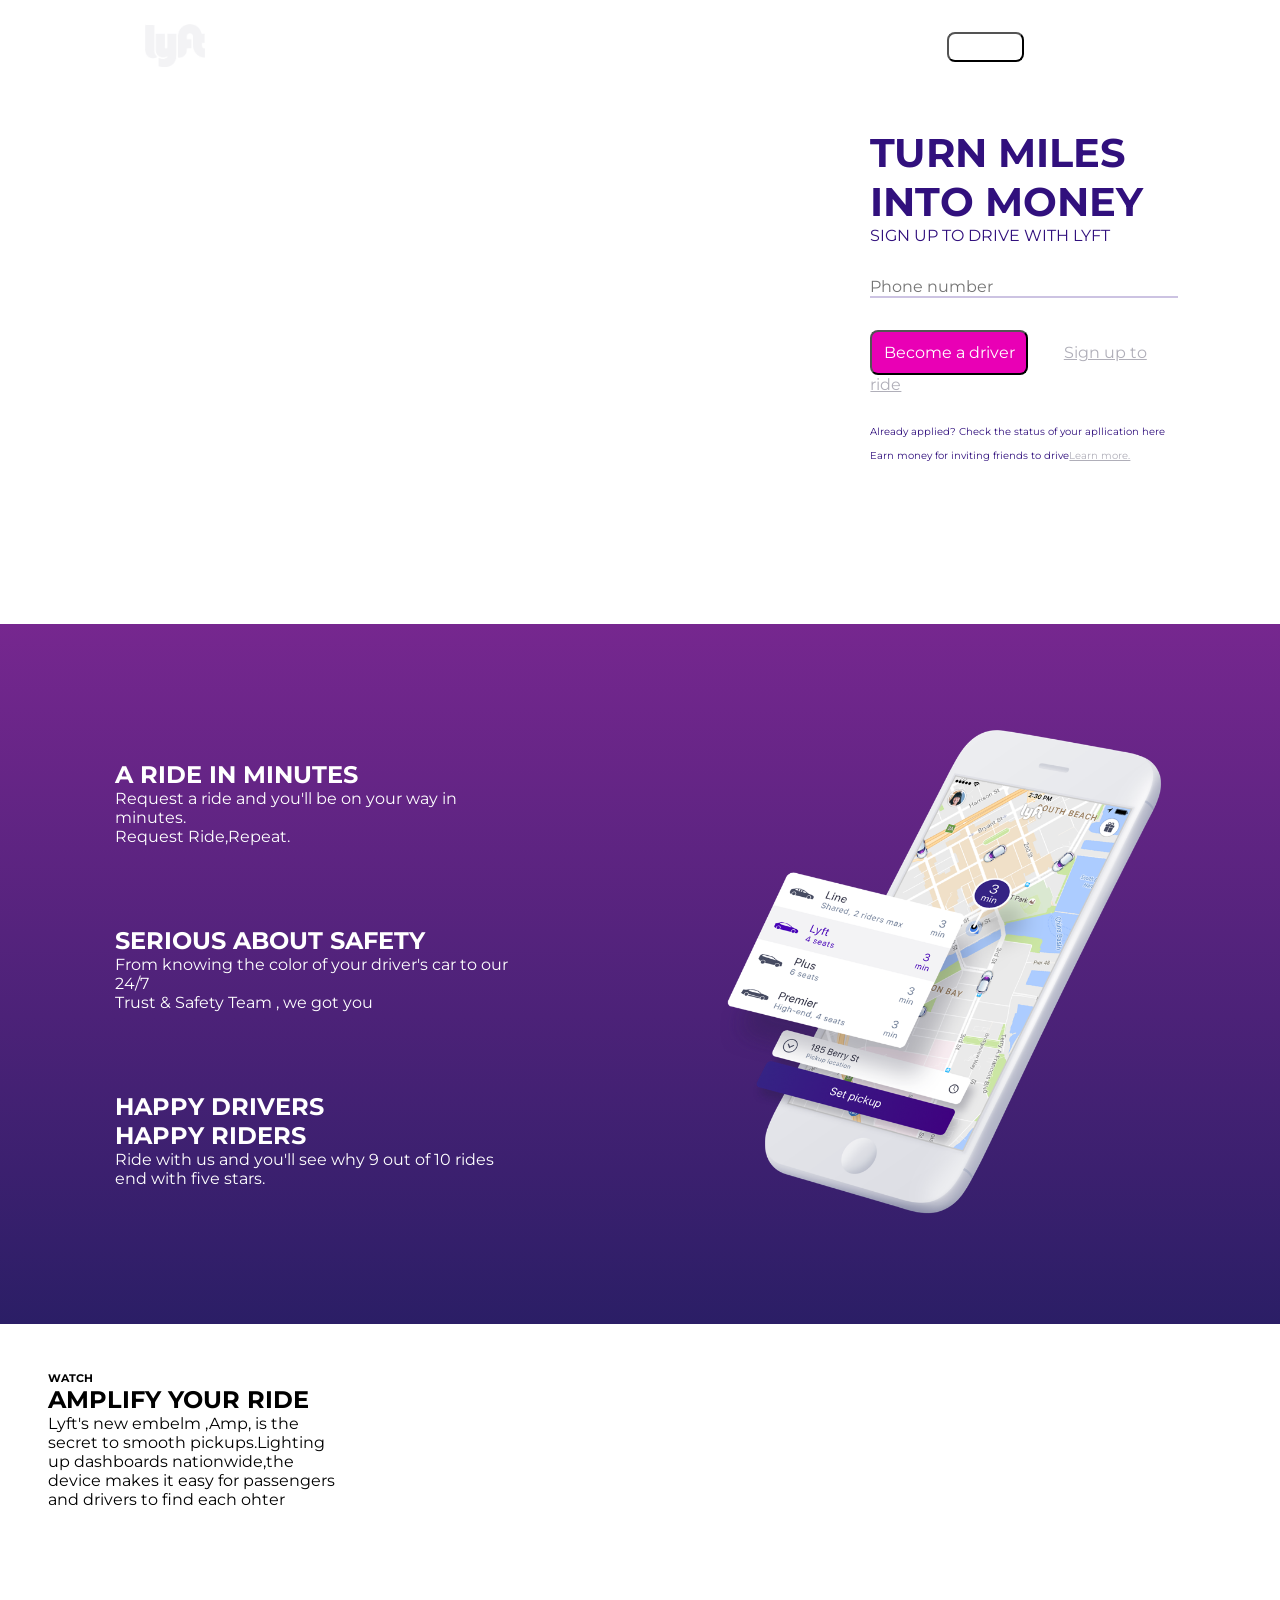
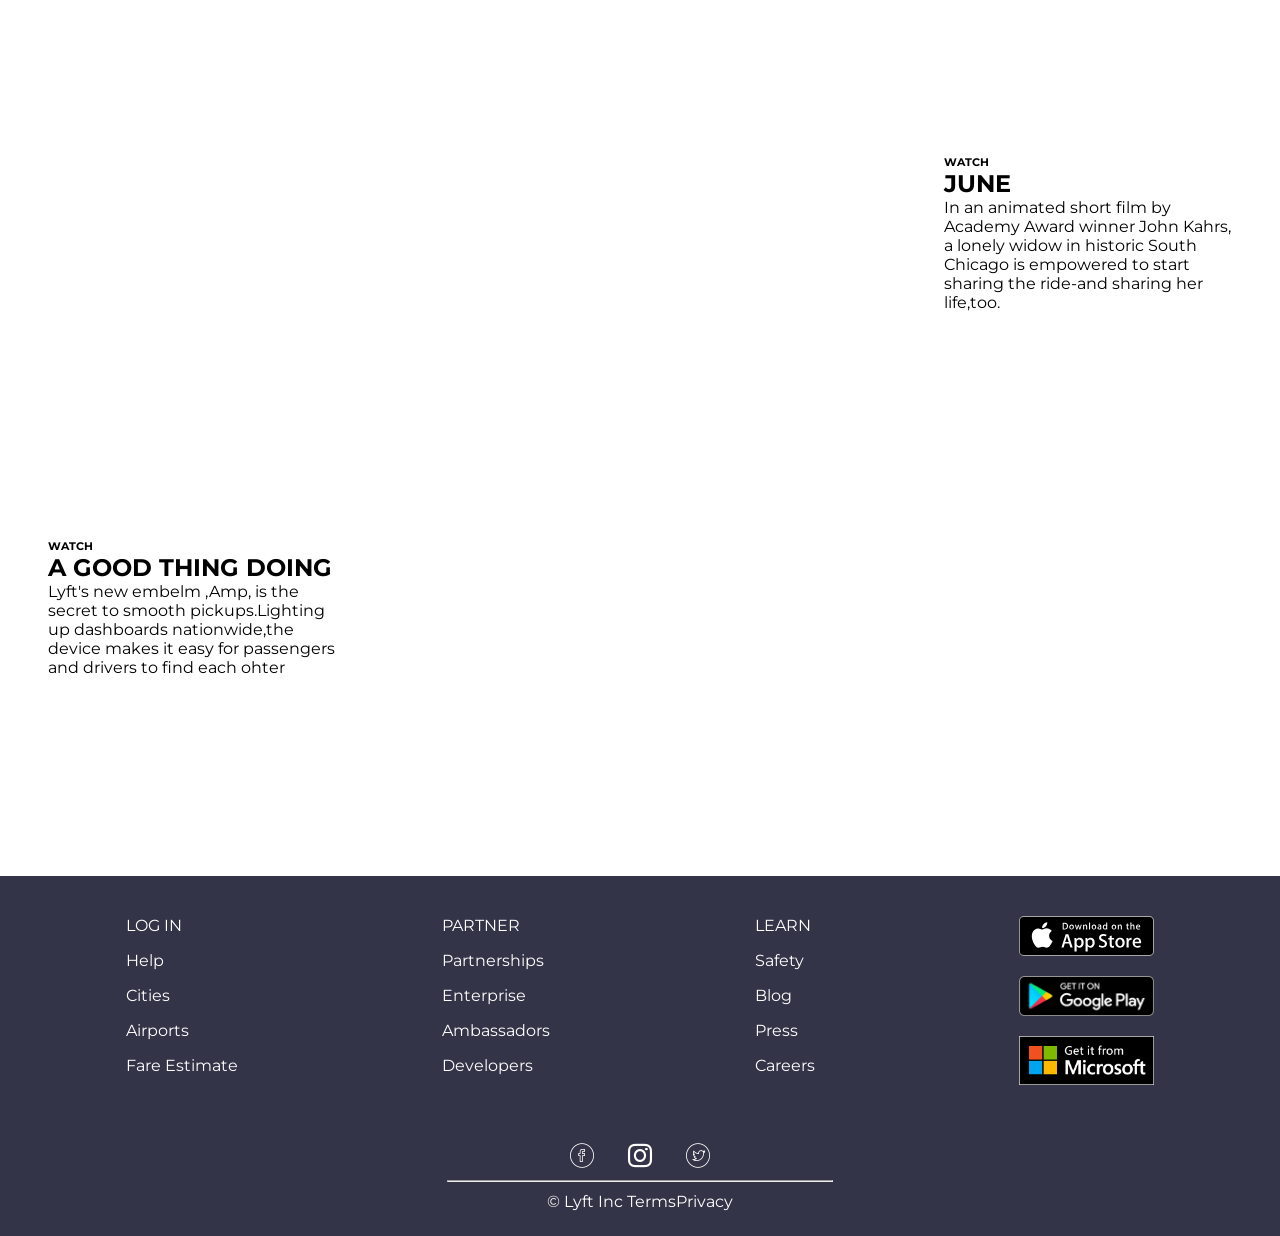
<file: index.html>
<!DOCTYPE html>
<html lang="en">
<head>
  <meta charset="UTF-8">
  <meta name="viewport" content="width=device-width, initial-scale=1.0">
  <meta http-equiv="X-UA-Compatible" content="ie=edge">
  <link rel="icon" href="assets/image/logo-pink.png">
  <link rel="stylesheet" href="assets/css/main.css">
  <title>Lyft</title>
</head>
<body>
  <header id="header" class="header-up-scroll">
    <nav class="nav-header">
      <div class="logo">
        <a href="index.html"><img src="assets/image/logo-white.png" alt="lya" width="60" id="logo"></a>
      </div>
      <div class="menu">
        <a id="drive" href="#">Drive</a>
        <a id="explore" href="#">Explore</a>
        <a id="help" href="#">Help</a>
        <a href="#" ><button type="button" class="c-white" id="nav-log-in">Log in</button></a>
        <a href="#" class="none-sign-up" id="nav-sign-up"><button type="button" class="c-pink">Sign up</button></a>
      </div>
    </nav>
  </header>
  <section class="main-sec">
    <section class="first-content p-relative">
      <section>
        <video id="video-inicio" src="assets/image/hero-video.mp4" autoplay loop muted></video>
      </section>
      <section class="sec-form-sign-up p-abs">
        <form action="" method="post" class="contact-form">
          <div>
            <h1>TURN MILES INTO MONEY</h1>
            <p>SIGN UP TO DRIVE WITH LYFT</p>
          </div>
          <div class="input-box">
            <input type="text" class="inp-data" placeholder="Phone number" id="inp-phone"><img src="assets/image/error.png" alt="">
          </div>
          <div class="input-box none" name="form-none">
            <input type="text" class="inp-data" placeholder="Name" id="inp-name" title="La primera letra debe ser mayúscula"><img src="assets/image/error.png" alt="">
          </div>
          <div class="input-box none" name="form-none">
            <input type="email" class="inp-data" placeholder="Email" id="inp-email"><img src="assets/image/error.png" alt="">
          </div>
          <div class="input-box none" name="form-none">
            <input type="text" class="inp-data" placeholder="City" id="inp-city" title="La primera letra debe ser mayúscula"><img src="assets/image/error.png" alt="">
          </div>
          <div class="input-box">
            <button type="submit" id="btn-become">Become a driver</button>
            <a href="#">Sign up to ride</a>
          </div>
          <div class="input-box">
            <p>Already applied? Check the status of your apllication here</p>
            <p>Earn money for inviting friends to drive<a href="">Learn more.</a></p>
          </div>
        </form>
      </section>
    </section>
    <section class="sec-phone">
      <section class="left">
        <div class="ride">
          <h2 class="up-case">A ride in minutes</h2>
          <p>Request a ride and you'll be on your way in minutes.</p>
          <p>Request Ride,Repeat.</p>
        </div>
        <div class="serious">
          <h2 class="up-case">Serious about safety</h2>
          <p>From knowing the color of your driver's car to our 24/7</p>
          <p>Trust & Safety Team , we got you</p>
        </div>
        <div class="happy">
          <h2 class="up-case">Happy drivers</h2>
          <h2 class="up-case">Happy riders</h2>
          <p>Ride with us and you'll see why 9 out of 10 rides end with five stars.</p>
        </div>
      </section>
      <section class="right">
        <img src="assets/image/phone.png" alt="phone">
      </section>
    </section>
    <section class="amplify-ride">
      <div class="text">
        <h6 class="up-case">Watch</h6>
        <h2 class="up-case">Amplify your ride</h2>
        <p>Lyft's new embelm ,Amp, is the secret to smooth pickups.Lighting up dashboards nationwide,the device makes it easy for passengers and drivers to find each ohter</p>
      </div>
      <div class="video">
        <iframe width="896" height="504" src="https://www.youtube.com/embed/fLSmUWOYpKw?rel=0" frameborder="0" allowfullscreen class="youtube-player"></iframe>
      </div>
    </section>
    <section class="june">
      <div class="video">
        <iframe width="896" height="504" src="https://www.youtube.com/embed/v8nyGzOLsdw?rel=0" frameborder="0" allowfullscreen class="youtube-player"></iframe>
      </div>
      <div class="text">
        <h6 class="up-case">Watch</h6>
        <h2 class="up-case">June</h2>
        <p>In an animated short film by Academy Award winner John Kahrs, a lonely widow in historic South Chicago is empowered to start sharing the ride-and sharing her life,too.</p>
      </div>
    </section>
    <section class="good-thing">
      <div class="text">
        <h6 class="up-case">Watch</h6>
        <h2 class="up-case">A good thing doing</h2>
        <p>Lyft's new embelm ,Amp, is the secret to smooth pickups.Lighting up dashboards nationwide,the device makes it easy for passengers and drivers to find each ohter</p>
      </div>
      <div class="video">
        <iframe width="560" height="315" src="https://www.youtube.com/embed/xj2VWLV0xCU?rel=0" frameborder="0" allowfullscreen class="youtube-player"></iframe>
      </div>
    </section>
  </section>
  <footer class="footer">
    <section class="link-foot">
      <div>
        <ul>
          <li><a href="#" class="up-case">Log in</a></li>
          <li><a href="#">Help</a></li>
          <li><a href="#">Cities</a></li>
          <li><a href="#">Airports</a></li>
          <li><a href="#">Fare Estimate</a></li>
        </ul>
      </div>
      <div>
        <ul>
          <li><a href="#" class="up-case">Partner</a></li>
          <li><a href="#">Partnerships</a></li>
          <li><a href="#">Enterprise</a></li>
          <li><a href="#">Ambassadors</a></li>
          <li><a href="#">Developers</a></li>
        </ul>
      </div>
      <div>
        <ul>
          <li><a href="#" class="up-case">Learn</a></li>
          <li><a href="#">Safety</a></li>
          <li><a href="#">Blog</a></li>
          <li><a href="#">Press</a></li>
          <li><a href="#">Careers</a></li>
        </ul>
      </div>
      <div>
        <ul>
          <li><a href="#"><img src="assets/image/apple-store.svg" alt="app store"></a></li>
          <li><a href="#"><img src="assets/image/google-play.png" alt="google play" width="135"></a></li>
          <li><a href="#"><img src="assets/image/microsoft.png" alt="microsoft" width="135"></a></li>
        </ul>
      </div>
    </section>
    <section class="icon">
      <span class="icon-facebook"></span>
      <span class="icon-instagram"></span>
      <span class="icon-twitter2"></span>
      <hr>
      <p>&#169; Lyft Inc TermsPrivacy</p>
    </section>
  </footer>
  <script type="text/javascript" src="assets/js/app.js"></script>
</body>
</html>
</file>
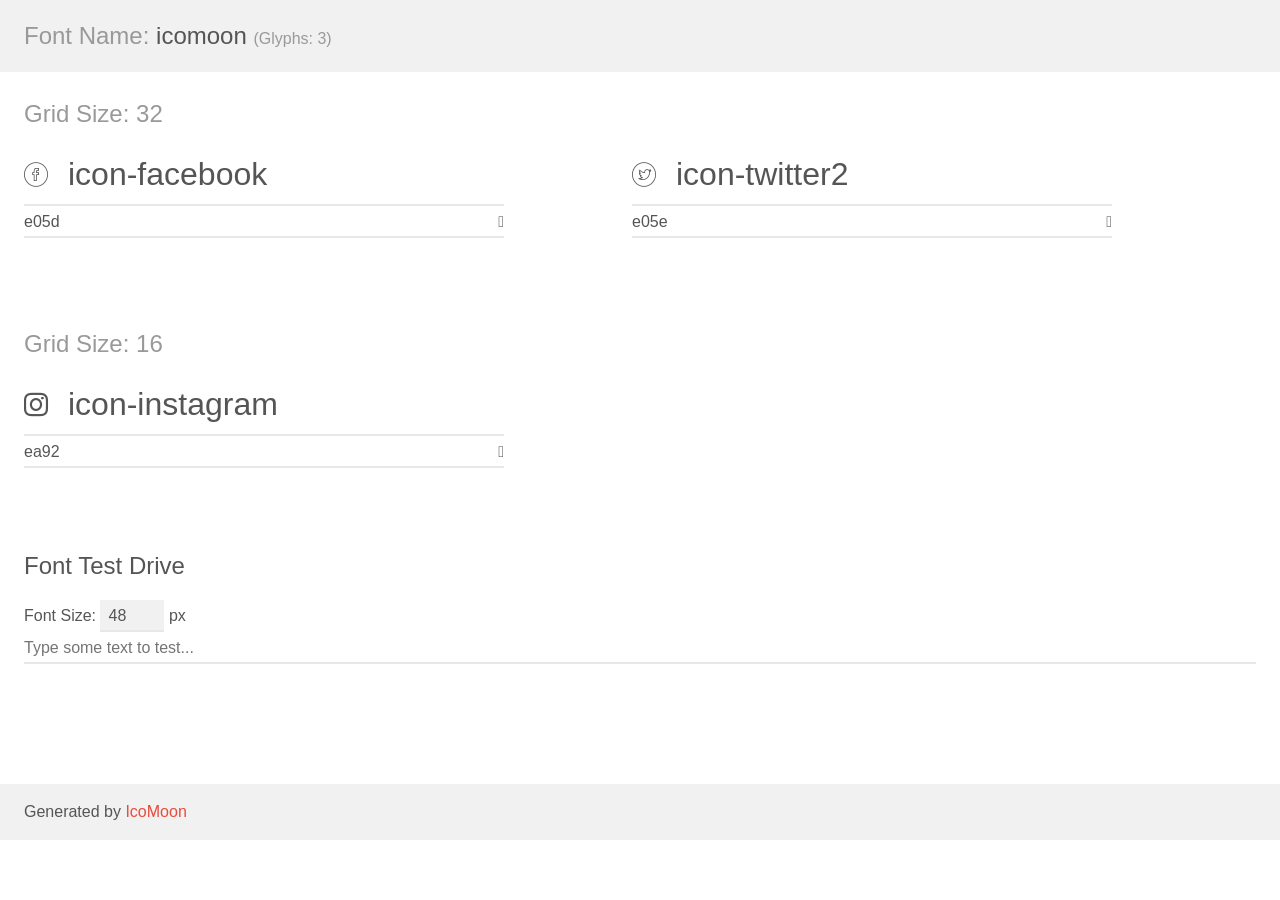
<file: assets/icon/demo.html>
<!doctype html>
<html>
<head>
    <meta charset="utf-8">
    <title>IcoMoon Demo</title>
    <meta name="description" content="An Icon Font Generated By IcoMoon.io">
    <meta name="viewport" content="width=device-width, initial-scale=1">
    <link rel="stylesheet" href="demo-files/demo.css">
    <link rel="stylesheet" href="style.css"></head>
<body>
    <div class="bgc1 clearfix">
        <h1 class="mhmm mvm"><span class="fgc1">Font Name:</span> icomoon <small class="fgc1">(Glyphs:&nbsp;3)</small></h1>
    </div>
    <div class="clearfix mhl ptl">
        <h1 class="mvm mtn fgc1">Grid Size: 32</h1>
        <div class="glyph fs1">
            <div class="clearfix bshadow0 pbs">
                <span class="icon-facebook">
                
                </span>
                <span class="mls"> icon-facebook</span>
            </div>
            <fieldset class="fs0 size1of1 clearfix hidden-false">
                <input type="text" readonly value="e05d" class="unit size1of2" />
                <input type="text" maxlength="1" readonly value="&#xe05d;" class="unitRight size1of2 talign-right" />
            </fieldset>
            <div class="fs0 bshadow0 clearfix hidden-true">
                <span class="unit pvs fgc1">liga: </span>
                <input type="text" readonly value="" class="liga unitRight" />
            </div>
        </div>
        <div class="glyph fs1">
            <div class="clearfix bshadow0 pbs">
                <span class="icon-twitter2">
                
                </span>
                <span class="mls"> icon-twitter2</span>
            </div>
            <fieldset class="fs0 size1of1 clearfix hidden-false">
                <input type="text" readonly value="e05e" class="unit size1of2" />
                <input type="text" maxlength="1" readonly value="&#xe05e;" class="unitRight size1of2 talign-right" />
            </fieldset>
            <div class="fs0 bshadow0 clearfix hidden-true">
                <span class="unit pvs fgc1">liga: </span>
                <input type="text" readonly value="" class="liga unitRight" />
            </div>
        </div>
    </div>
    <div class="clearfix mhl ptl">
        <h1 class="mvm mtn fgc1">Grid Size: 16</h1>
        <div class="glyph fs2">
            <div class="clearfix bshadow0 pbs">
                <span class="icon-instagram">
                
                </span>
                <span class="mls"> icon-instagram</span>
            </div>
            <fieldset class="fs0 size1of1 clearfix hidden-false">
                <input type="text" readonly value="ea92" class="unit size1of2" />
                <input type="text" maxlength="1" readonly value="&#xea92;" class="unitRight size1of2 talign-right" />
            </fieldset>
            <div class="fs0 bshadow0 clearfix hidden-true">
                <span class="unit pvs fgc1">liga: </span>
                <input type="text" readonly value="instagram, brand12" class="liga unitRight" />
            </div>
        </div>
    </div>

    <!--[if gt IE 8]><!-->
    <div class="mhl clearfix mbl">
        <h1>Font Test Drive</h1>
        <label>
            Font Size: <input id="fontSize" type="number" class="textbox0 mbm"
            min="8" value="48" />
            px
        </label>
        <input id="testText" type="text" class="phl size1of1 mvl"
        placeholder="Type some text to test..." value=""/>
        <div id="testDrive" class="icon-">&nbsp;
        </div>
    </div>
    <!--<![endif]-->
    <div class="bgc1 clearfix">
        <p class="mhl">Generated by <a href="https://icomoon.io/app">IcoMoon</a></p>
    </div>

    <script src="demo-files/demo.js"></script>
</body>
</html>
</file>
<file: assets/css/main.css>
@import url('https://fonts.googleapis.com/css?family=Montserrat');
@import url("form.css");
@import url("footer.css");
@import url("../icon/style.css");

*{
  margin: 0;
  padding: 0;
  box-sizing: border-box;
  font-family: 'Montserrat', sans-serif;
}

.p-relative{
  position: relative;
}

.p-abs{
  position: absolute;
}

.none{
  display: none;
}

.block{
  display: block;
}

.up-case{
  text-transform: uppercase;
}

button, input{
  outline: none;
}

/*estilos al header*/
header{
  display: flex;
  position: fixed;
  top: 0;
  left: 0;
  margin-top: 0;
  padding-top: 0;
  width: 100%;
  height: 5rem;
  z-index: 800;
  transition: all 0.6s cubic-bezier(0.7, 0.01, 0.3, 1);
}
.header-up-scroll{
  background-color: : none;
}

.header-down-scroll{
  background-color: white;
}

.nav-header, .sec-phone, .amplify-ride, .june, .good-thing{
  display: flex;
  justify-content: space-around;
  flex-wrap: nowrap;
  width: 100%;
  align-items: center;
}

.logo, .menu{
  max-width: 80%;
  height: 40%;
  display: flex;
  flex-wrap: nowrap;
}
.logo{
  margin-left: -10%;
}
.menu{
  margin-right: -10%;
}

 .menu a{
  margin: 0.5rem;
  color: white;
  text-decoration: none;
}

.menu a:hover{
  color: #FF00BF;
}

.menu button{
  background-color: transparent;
  border-radius: 0.5rem;
  padding: 0.3rem 1rem;
  cursor: pointer;
}

.menu button:hover{
  background-color: rgb(233, 0, 182);
}

.c-pink{
  border: 2px solid #FF00BF;
  color: #FF00BF;
}

.c-black{
  color: black;
}

.c-white{
  color: white;
}

.c-blue{
  color: #333447;
  border: 1px solid #333447;
}

.none-sign-up{
  visibility: hidden;
}

.show-sign-up {
  visibility: visible;
}

/*contenedor de formulario*/
.first-content{
  height: 39rem;
}

#video-inicio{
  min-width: 100%;
  min-height: 100%;
  height: auto;
  width: auto;
  max-width: 100%;
  top:10%;
  transform: translateY(-10%);
  -o-transform: translateY(-10%);
  -moz-transform: translateY(-10%);
  -webkit-transform: translateY(-10%);
}

/*sec-phone  2da seccion*/
.sec-phone{
  background-image: linear-gradient(#76278f, #2B1E66);
  height: 700px;
  max-height: 100%;
}
.left, .right{
  color: white;
  width: 40%;
}

.sec-phone img{
  width: 95%;
}

.happy, .serious, .ride{
  width: 80%;
  margin: 5rem auto;
}

/*sec video*/

.text{
  width: 30%;
  padding: 3rem;
  background-color: white;
  height: 24rem;
}

.video{
  width: 70%;
  height: 24rem;
}

.youtube-player{
  width: 100%;
  height: 100%
}
</file>
<file: assets/icon/demo-files/demo.css>
body {
  padding: 0;
  margin: 0;
  font-family: sans-serif;
  font-size: 1em;
  line-height: 1.5;
  color: #555;
  background: #fff;
}
h1 {
  font-size: 1.5em;
  font-weight: normal;
}
small {
  font-size: .66666667em;
}
a {
  color: #e74c3c;
  text-decoration: none;
}
a:hover, a:focus {
  box-shadow: 0 1px #e74c3c;
}
.bshadow0, input {
  box-shadow: inset 0 -2px #e7e7e7;
}
input:hover {
  box-shadow: inset 0 -2px #ccc;
}
input, fieldset {
  font-family: sans-serif;
  font-size: 1em;
  margin: 0;
  padding: 0;
  border: 0;
}
input {
  color: inherit;
  line-height: 1.5;
  height: 1.5em;
  padding: .25em 0;
}
input:focus {
  outline: none;
  box-shadow: inset 0 -2px #449fdb;
}
.glyph {
  font-size: 16px;
  width: 15em;
  padding-bottom: 1em;
  margin-right: 4em;
  margin-bottom: 1em;
  float: left;
  overflow: hidden;
}
.liga {
  width: 80%;
  width: calc(100% - 2.5em);
}
.talign-right {
  text-align: right;
}
.talign-center {
  text-align: center;
}
.bgc1 {
  background: #f1f1f1;
}
.fgc1 {
  color: #999;
}
.fgc0 {
  color: #000;
}
p {
  margin-top: 1em;
  margin-bottom: 1em;
}
.mvm {
  margin-top: .75em;
  margin-bottom: .75em;
}
.mtn {
  margin-top: 0;
}
.mtl, .mal {
  margin-top: 1.5em;
}
.mbl, .mal {
  margin-bottom: 1.5em;
}
.mal, .mhl {
  margin-left: 1.5em;
  margin-right: 1.5em;
}
.mhmm {
  margin-left: 1em;
  margin-right: 1em;
}
.mls {
  margin-left: .25em;
}
.ptl {
  padding-top: 1.5em;
}
.pbs, .pvs {
  padding-bottom: .25em;
}
.pvs, .pts {
  padding-top: .25em;
}
.unit {
  float: left;
}
.unitRight {
  float: right;
}
.size1of2 {
  width: 50%;
}
.size1of1 {
  width: 100%;
}
.clearfix:before, .clearfix:after {
  content: " ";
  display: table;
}
.clearfix:after {
  clear: both;
}
.hidden-true {
  display: none;
}
.textbox0 {
  width: 3em;
  background: #f1f1f1;
  padding: .25em .5em;
  line-height: 1.5;
  height: 1.5em;
}
#testDrive {
  display: block;
  padding-top: 24px;
  line-height: 1.5;
}
.fs0 {
  font-size: 16px;
}
.fs1 {
  font-size: 32px;
}
.fs2 {
  font-size: 32px;
}
</file>
<file: assets/icon/style.css>
@font-face {
  font-family: 'icomoon';
  src:  url('fonts/icomoon.eot?g3fyvr');
  src:  url('fonts/icomoon.eot?g3fyvr#iefix') format('embedded-opentype'),
    url('fonts/icomoon.ttf?g3fyvr') format('truetype'),
    url('fonts/icomoon.woff?g3fyvr') format('woff'),
    url('fonts/icomoon.svg?g3fyvr#icomoon') format('svg');
  font-weight: normal;
  font-style: normal;
}

[class^="icon-"], [class*=" icon-"] {
  /* use !important to prevent issues with browser extensions that change fonts */
  font-family: 'icomoon' !important;
  speak: none;
  font-style: normal;
  font-weight: normal;
  font-variant: normal;
  text-transform: none;
  line-height: 1;
  font-size: 1.5rem;

  /* Better Font Rendering =========== */
  -webkit-font-smoothing: antialiased;
  -moz-osx-font-smoothing: grayscale;
}

.icon-facebook:before {
  content: "\e05d";
}
.icon-twitter2:before {
  content: "\e05e";
}
.icon-instagram:before {
  content: "\ea92";
}
</file>
